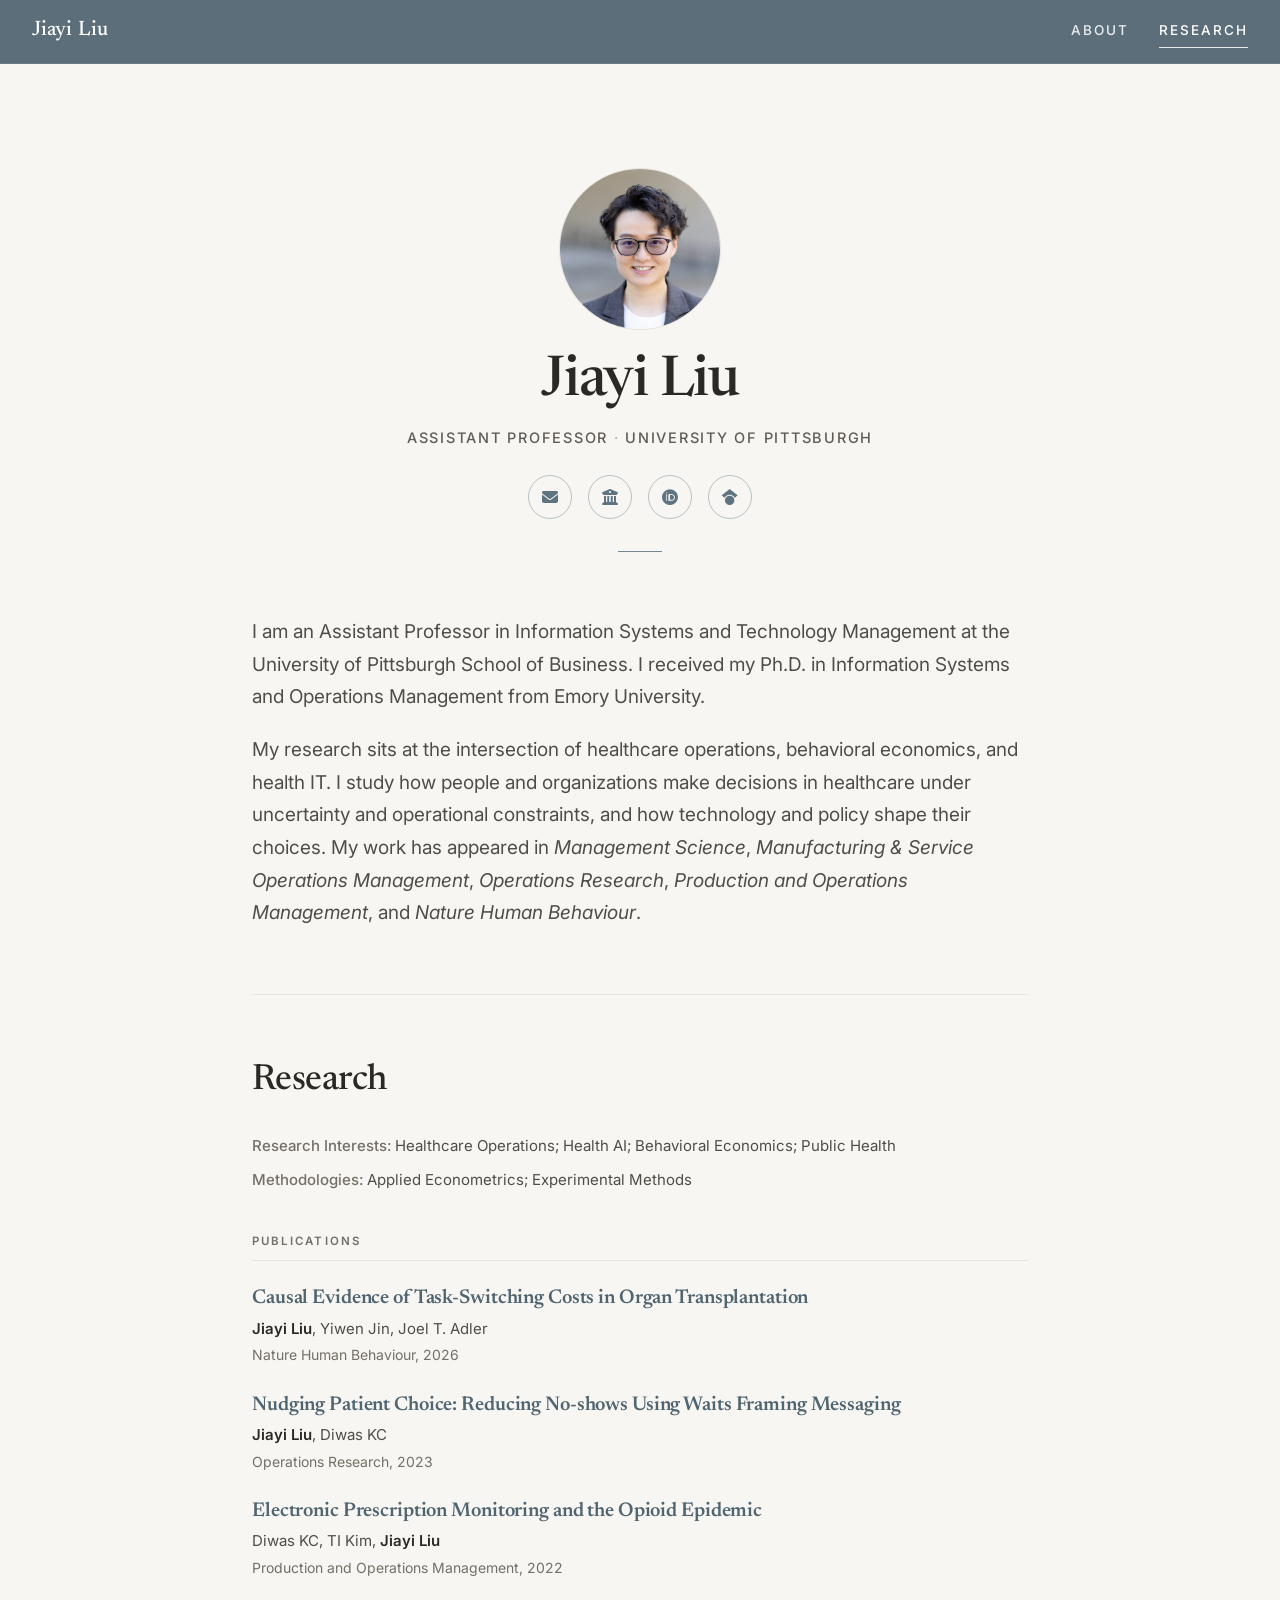
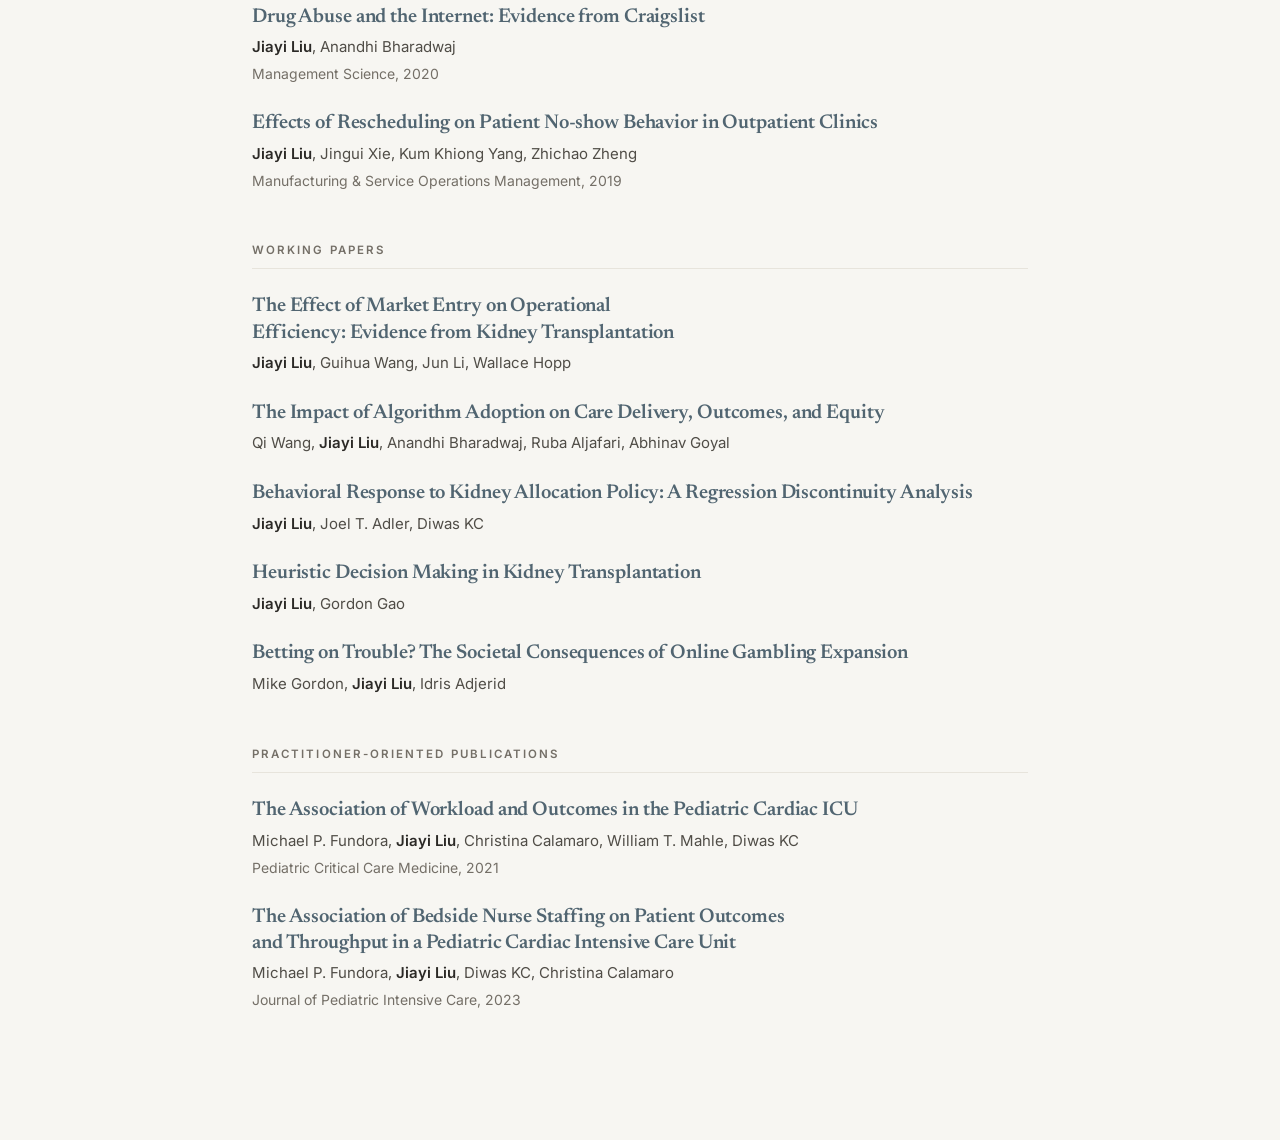
<file: index.html>
<!DOCTYPE html>
<html lang="en">
<head>
<meta charset="utf-8">
<meta name="viewport" content="width=device-width, initial-scale=1">
<title>Jiayi Liu</title>
<link rel="icon" type="image/svg+xml" href="favicon.svg">
<link rel="icon" type="image/png" href="favicon.png">
<link rel="apple-touch-icon" href="favicon.png">
<link rel="preconnect" href="https://fonts.googleapis.com">
<link rel="preconnect" href="https://fonts.gstatic.com" crossorigin>
<link href="https://fonts.googleapis.com/css2?family=Newsreader:opsz,wght@6..72,400;6..72,500;6..72,600&family=Inter:wght@400;500;600&display=swap" rel="stylesheet">
<link rel="stylesheet" href="https://cdnjs.cloudflare.com/ajax/libs/font-awesome/6.5.1/css/all.min.css">
<link rel="stylesheet" href="style-refined.css">
</head>
<body>

<!-- 2026-09-01: research.html merged in as #research. The nav is anchors now, not
     page loads; research.html is kept as a redirect so links that already point at
     it (CVs, the Pitt profile, old email) still land in the right place. -->
<header class="topbar">
  <a href="#top" class="brand">Jiayi Liu</a>
  <nav>
    <a href="#about" class="active">About</a>
    <a href="#research">Research</a>
  </nav>
</header>

<section class="hero" id="top">
  <div class="avatar"><img src="photo/avatar-2026-source.jpg?v=2" alt="Jiayi Liu"></div>
  <h1>Jiayi Liu</h1>
  <p class="role"><span class="role-part">Assistant Professor</span><span class="role-dot"> &middot; </span><span class="role-part">University of Pittsburgh</span></p>
  <div class="socials">
    <a href="mailto:jil880@pitt.edu" title="Email"><i class="fa-solid fa-envelope"></i></a>
    <a href="https://www.business.pitt.edu/professors/jiayi-liu/" title="Pitt Business faculty page"><i class="fa-solid fa-building-columns"></i></a>
    <a href="https://orcid.org/0000-0001-5466-7618" title="ORCID"><i class="fa-brands fa-orcid"></i></a>
    <a href="https://scholar.google.com/citations?user=8Mc5ayIAAAAJ" title="Google Scholar"><i class="fa-brands fa-google-scholar"></i></a>
  </div>
</section>

<main>

  <section id="about">
    <p>I am an Assistant Professor in Information Systems and Technology Management at the
    University of Pittsburgh School of Business. I received my Ph.D. in Information
    Systems and Operations Management from Emory University.</p>

    <p>My research sits at the intersection of healthcare operations, behavioral economics, and
    health IT. I study how people and organizations make decisions in healthcare under
    uncertainty and operational constraints, and how technology and policy shape their choices.
    My work has appeared in <em>Management Science</em>,
    <em>Manufacturing &amp; Service Operations Management</em>, <em>Operations Research</em>,
    <em>Production and Operations Management</em>, and <em>Nature Human Behaviour</em>.</p>
  </section>

  <section id="research">
    <h2 class="page-title">Research</h2>

    <ul class="facts">
      <li><strong>Research Interests:</strong> Healthcare&nbsp;Operations; Health&nbsp;AI; Behavioral&nbsp;Economics; Public&nbsp;Health</li>
      <li><strong>Methodologies:</strong> Applied&nbsp;Econometrics; Experimental&nbsp;Methods</li>
    </ul>

    <div class="sec-label">Publications</div>

    <div class="pub">
      <a class="title" href="https://doi.org/10.1038/s41562-026-02459-8" target="_blank" rel="noopener">Causal Evidence of Task-Switching Costs in Organ Transplantation</a>
      <p class="authors"><span class="me">Jiayi Liu</span>, Yiwen Jin, Joel T. Adler</p>
      <p class="venue">Nature Human Behaviour, 2026</p>
    </div>

    <div class="pub">
      <a class="title" href="https://doi.org/10.1287/opre.2023.2444" target="_blank" rel="noopener">Nudging Patient Choice: Reducing No-shows Using Waits Framing Messaging</a>
      <p class="authors"><span class="me">Jiayi Liu</span>, Diwas KC</p>
      <p class="venue">Operations Research, 2023</p>
    </div>

    <div class="pub">
      <a class="title" href="https://doi.org/10.1111/poms.13802" target="_blank" rel="noopener">Electronic Prescription Monitoring and the Opioid Epidemic</a>
      <p class="authors">Diwas KC, TI Kim, <span class="me">Jiayi Liu</span></p>
      <p class="venue">Production and Operations Management, 2022</p>
    </div>

    <div class="pub">
      <a class="title" href="https://doi.org/10.1287/mnsc.2019.3479" target="_blank" rel="noopener">Drug Abuse and the Internet: Evidence from Craigslist</a>
      <p class="authors"><span class="me">Jiayi Liu</span>, Anandhi Bharadwaj</p>
      <p class="venue">Management Science, 2020</p>
    </div>

    <div class="pub">
      <a class="title" href="https://doi.org/10.1287/msom.2018.0724" target="_blank" rel="noopener">Effects of Rescheduling on Patient No-show Behavior in Outpatient Clinics</a>
      <p class="authors"><span class="me">Jiayi Liu</span>, Jingui Xie, Kum Khiong Yang, Zhichao Zheng</p>
      <p class="venue">Manufacturing &amp; Service Operations Management, 2019</p>
    </div>

    <div class="sec-label">Working Papers</div>

    <div class="pub">
      <a class="title" href="#">The Effect of Market Entry on Operational Efficiency: Evidence from Kidney Transplantation</a>
      <p class="authors"><span class="me">Jiayi Liu</span>, Guihua Wang, Jun Li, Wallace Hopp</p>
    </div>

    <div class="pub">
      <a class="title" href="#">The Impact of Algorithm Adoption on Care Delivery, Outcomes, and Equity</a>
      <p class="authors">Qi Wang, <span class="me">Jiayi Liu</span>, Anandhi Bharadwaj, Ruba Aljafari, Abhinav Goyal</p>
    </div>

    <div class="pub">
      <a class="title" href="#">Behavioral Response to Kidney Allocation Policy: A Regression Discontinuity Analysis</a>
      <p class="authors"><span class="me">Jiayi Liu</span>, Joel T. Adler, Diwas KC</p>
    </div>

    <div class="pub">
      <a class="title" href="#">Heuristic Decision Making in Kidney Transplantation</a>
      <p class="authors"><span class="me">Jiayi Liu</span>, Gordon Gao</p>
    </div>

    <div class="pub">
      <a class="title" href="#">Betting on Trouble? The Societal Consequences of Online Gambling Expansion</a>
      <p class="authors">Mike Gordon, <span class="me">Jiayi Liu</span>, Idris Adjerid</p>
    </div>

    <div class="sec-label">Practitioner-Oriented Publications</div>

    <div class="pub">
      <a class="title" href="https://doi.org/10.1097/PCC.0000000000002740" target="_blank" rel="noopener">The Association of Workload and Outcomes in the Pediatric Cardiac ICU</a>
      <p class="authors">Michael P. Fundora, <span class="me">Jiayi Liu</span>, Christina Calamaro, William T. Mahle, Diwas KC</p>
      <p class="venue">Pediatric Critical Care Medicine, 2021</p>
    </div>

    <div class="pub">
      <a class="title" href="https://doi.org/10.1055/s-0043-1769118" target="_blank" rel="noopener">The Association of Bedside Nurse Staffing on Patient Outcomes and Throughput in a Pediatric Cardiac Intensive Care Unit</a>
      <p class="authors">Michael P. Fundora, <span class="me">Jiayi Liu</span>, Diwas KC, Christina Calamaro</p>
      <p class="venue">Journal of Pediatric Intensive Care, 2023</p>
    </div>

  </section>

</main>

<script>
/* Scroll-spy: mark whichever nav link matches the section currently under the bar.
   IntersectionObserver with a top inset of 72px (the 64px bar plus a little), so the
   highlight flips when a section reaches the bar rather than when it merely enters
   the viewport. No library, no scroll listener. */
(function () {
  var links = {};
  document.querySelectorAll('.topbar nav a[href^="#"]').forEach(function (a) {
    links[a.getAttribute('href').slice(1)] = a;
  });
  var sections = Object.keys(links)
    .map(function (id) { return document.getElementById(id); })
    .filter(Boolean);
  if (!sections.length || !('IntersectionObserver' in window)) return;

  var visible = {};
  var io = new IntersectionObserver(function (entries) {
    entries.forEach(function (e) { visible[e.target.id] = e.isIntersecting; });
    var current = sections.map(function (s) { return s.id; })
                          .filter(function (id) { return visible[id]; })[0];
    if (!current) return;
    Object.keys(links).forEach(function (id) {
      links[id].classList.toggle('active', id === current);
    });
  }, { rootMargin: '-72px 0px -55% 0px', threshold: 0 });

  sections.forEach(function (s) { io.observe(s); });
})();
</script>

</body>
</html>
</file>
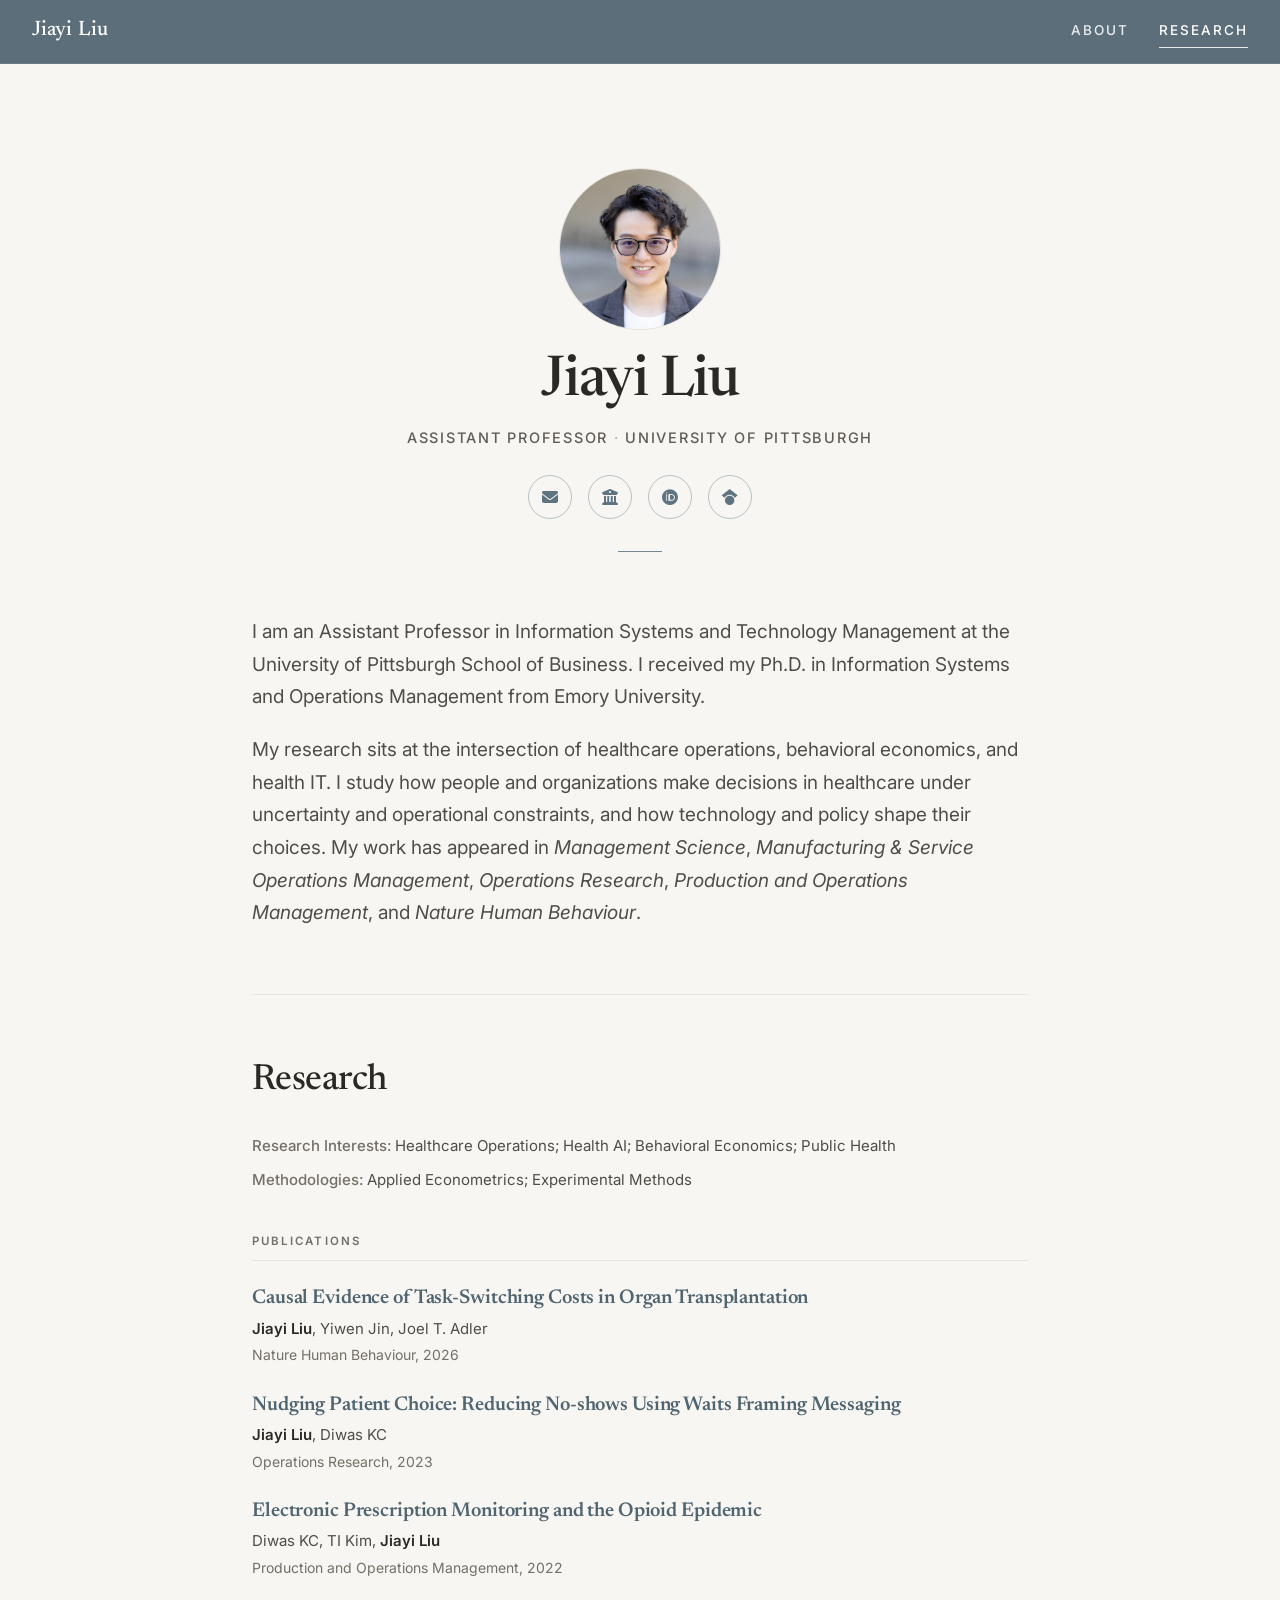
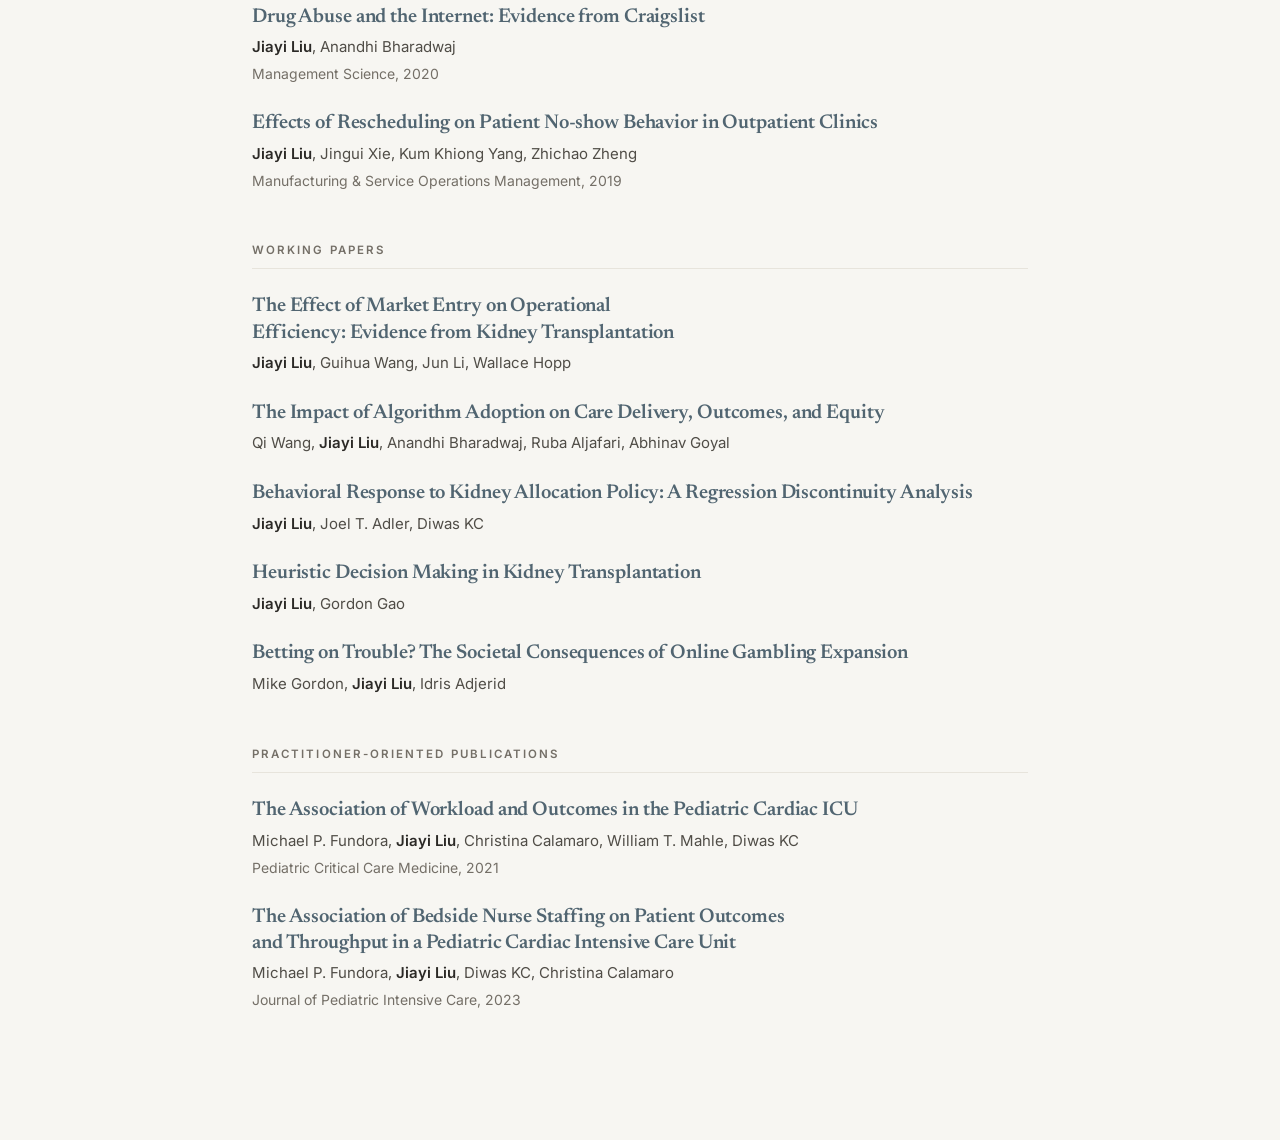
<file: research.html>
<!DOCTYPE html>
<html lang="en">
<head>
<meta charset="utf-8">
<!-- 2026-09-01: the site became a single page; Research now lives at index.html#research.
     This file is kept ONLY as a redirect, because the old URL is already in circulation
     (CVs, the Pitt faculty profile, sent email). Deleting it would break those links. -->
<meta http-equiv="refresh" content="0; url=index.html#research">
<link rel="canonical" href="index.html">
<title>Jiayi Liu — Research</title>
<script>location.replace("index.html#research");</script>
</head>
<body>
<p>Redirecting to <a href="index.html#research">jiayi-liu23.github.io/#research</a>&hellip;</p>
</body>
</html>
</file>
<file: style-refined.css>
:root{
  --bg:#f7f6f2;          /* warm off-white */
  --slate:#5e7480;       /* refined slate accent */
  --slate-deep:#516571;
  /* Ink warmed to match the paper (2026-08-26). Ground was 44-48deg warm while the
     whole ink ramp sat at 212-216deg cool — a ~170deg split between the two things
     touching on every line, which is what made it read screen-default rather than
     printed. Same lightness, so contrast holds. --muted is nudged darker than a
     naive hue-rotation (#78746b would drop to 4.31 and fail AA on .venue at 14px). */
  --ink:#2b2926;
  --body:#504d47;
  --body-strong:#615d56; /* role / subhead ink */
  --muted:#746f67;       /* soft gray — WCAG AA (4.6:1) on --bg */
  --rule:#e7e4dc;
  --serif:"Newsreader",Georgia,"Times New Roman",serif;
  --sans:"Inter",system-ui,-apple-system,"Helvetica Neue",sans-serif;
  --ease:cubic-bezier(.4,0,.2,1);
  --ease-out:cubic-bezier(.22,.61,.36,1);
}
*{box-sizing:border-box;}
html{-webkit-text-size-adjust:100%;scroll-behavior:smooth;}
::selection{background:rgba(94,116,128,.18);}
body{
  margin:0;
  background:var(--bg);
  color:var(--body);
  font-family:var(--sans);
  font-size:18px;
  line-height:1.72;
  -webkit-font-smoothing:antialiased;
  text-rendering:optimizeLegibility;
}

/* ---- Keyboard focus (HIG) ---- */
a:focus-visible{outline:2px solid var(--slate);outline-offset:3px;border-radius:3px;}
.socials a:focus-visible{outline-offset:4px;}
.topbar a:focus-visible{outline-color:rgba(255,255,255,.9);}

/* ---- Slim top bar ---- */
.topbar{
  position:sticky;top:0;z-index:20;
  display:flex;align-items:center;justify-content:space-between;
  /* --slate-deep at .94, not --slate at .82. The old alpha let 18% of the warm
     paper bleed through, compositing to rgb(122,139,149) — which capped nav
     contrast at 3.52:1 even with PURE WHITE text. The bar was the binding
     constraint, not the text, so raising the text opacity could never fix it.
     Now composites to rgb(91,110,121): nav 4.56:1, active 5.33:1 — both AA. */
  background:rgba(81,101,113,.94);
  backdrop-filter:saturate(160%) blur(16px);
  -webkit-backdrop-filter:saturate(160%) blur(16px);
  border-bottom:1px solid rgba(255,255,255,.10);
  padding:0 32px;height:64px;
}
@supports not ((backdrop-filter:blur(1px)) or (-webkit-backdrop-filter:blur(1px))){
  .topbar{background:var(--slate-deep);}  /* keep the fallback compliant too */
}
.topbar .brand{
  font-family:var(--serif);
  font-size:21px;font-weight:500;letter-spacing:.005em;
  color:#fff;text-decoration:none;
}
.topbar nav{display:flex;gap:30px;}
.topbar nav a{
  font-size:13px;font-weight:500;letter-spacing:.15em;text-transform:uppercase;
  color:rgba(255,255,255,.88);text-decoration:none;
  padding:4px 0;border-bottom:1px solid transparent;
  transition:color .2s var(--ease),border-color .2s var(--ease);
}
@media (hover:hover){ .topbar nav a:hover{color:#fff;} }
.topbar nav a.active{color:#fff;border-bottom-color:rgba(255,255,255,.85);}

/* ---- Home hero ---- */
.hero{text-align:center;padding:104px 24px 8px;}
.hero .avatar{
  position:relative;
  width:162px;height:162px;border-radius:50%;
  margin:0 auto 24px;overflow:hidden;
  border:1px solid var(--rule);
  background:#eceae4;
}
.hero .avatar img{
  width:100%;height:100%;object-fit:cover;display:block;
}
.hero::after{
  content:"";display:block;width:44px;height:1px;
  background:var(--slate);opacity:.85;margin:32px auto 0;
}
.hero h1{
  font-family:var(--serif);
  font-size:50px;font-weight:500;letter-spacing:-0.022em;text-wrap:balance;
  color:var(--ink);margin:0;line-height:1.0;
}
.hero .role{
  font-size:14.5px;font-weight:500;letter-spacing:.12em;text-transform:uppercase;
  color:var(--body-strong);margin:16px 0 0;
}
.hero .role-dot{color:var(--muted);opacity:.55;}
.socials{display:flex;justify-content:center;gap:16px;margin:24px 0 0;}
.socials a{
  display:inline-flex;align-items:center;justify-content:center;
  width:44px;height:44px;border-radius:50%;
  border:1px solid rgba(94,116,128,0.4);
  color:var(--slate);font-size:16px;text-decoration:none;
  transition:background .25s var(--ease),color .25s var(--ease),border-color .25s var(--ease),transform .25s var(--ease-out);
}
/* Touch devices have no hover, so the browser fakes one: a tapped icon stays
   filled until you tap elsewhere, which reads as a stuck button. Invisible on
   a Mac. The :active below gives the press somewhere to go — until now a click
   produced the lift and never the push. */
@media (hover:hover){ .socials a:hover{background:var(--slate);color:#fff;border-color:var(--slate);transform:translateY(-2px);} }
.socials a:active{background:var(--slate);color:#fff;border-color:var(--slate);transform:translateY(0);transition-duration:.06s;}

/* ---- Content ---- */
main{max-width:780px;margin:0 auto;padding:48px 32px 96px;}
main p{margin:0 0 20px;color:var(--body);text-wrap:pretty;}
main em,main i{font-style:italic;}
.page-title{
  font-family:var(--serif);
  font-size:33px;font-weight:500;letter-spacing:-0.016em;
  color:var(--ink);margin:0 0 24px;
}

.facts{list-style:none;margin:0 0 40px;padding:0;}
.facts li{margin:0 0 8px;color:var(--body);font-size:15px;}
.facts strong{color:var(--muted);font-weight:500;}

.sec-label{
  font-size:11.5px;font-weight:600;letter-spacing:.18em;text-transform:uppercase;
  color:var(--muted);margin:48px 0 24px;padding-bottom:8px;
  border-bottom:1px solid var(--rule);
}

.pub{margin:0 0 24px;}
/* balance (equalise a short run) not pretty (orphan control on a long run) —
   this is a heading, and it was getting the body-copy algorithm. */
.pub .title{
  display:block;font-family:var(--serif);
  font-size:20px;font-weight:600;letter-spacing:-0.006em;color:var(--ink);line-height:1.32;margin:0 0 4px;text-wrap:balance;
}
.pub a.title{color:var(--slate-deep);text-decoration:none;transition:color .2s var(--ease);}
@media (hover:hover){ .pub a.title:hover{color:var(--ink);text-decoration:underline;text-decoration-thickness:1px;text-underline-offset:2px;} }
.pub .authors{color:var(--body);font-size:15px;margin:0 0 2px;}
.pub .authors .me{font-weight:600;color:var(--ink);}
/* No font-variant-numeric here: Google's subset of Newsreader ships no `onum`,
   so the oldstyle-figures declaration that used to sit on this line did nothing. */
.pub .venue{color:var(--muted);font-size:14px;margin-top:1px;}

/* ---- Large screens ----------------------------------------------------
   At 18px in a 780px column the measure measures ~80 characters (NOT 72 — an
   earlier version of this comment said 72 and was simply wrong; don't reason
   from that number). 66-75 is the optimum, so this is already a touch long. Widening ALONE would push it past 85 and make the eye
   lose its place on the return sweep. So scale type and column together: the
   measure stays put, and the page stops looking marooned on a big monitor. */
@media (min-width:1200px){
  body{font-size:19px;}
  main{max-width:840px;padding:56px 32px 104px;}
  .hero h1{font-size:56px;}
  .page-title{font-size:36px;}
  .topbar nav a{font-size:13.5px;}
}

/* Leading scales INVERSELY with measure: 1.72 was tuned for ~80 characters; at
   390px the column is ~38 characters, where that leading makes paragraphs read as
   loose disconnected strips instead of prose. */
@media (max-width:560px){
  body{line-height:1.58;}
  main{padding:40px 20px 76px;}
  main p{margin:0 0 18px;}
  .topbar{padding:0 20px;height:56px;}
  .topbar .brand{font-size:18px;}
  .topbar nav{gap:18px;}
  .hero{padding:48px 20px 6px;}
  .hero h1{font-size:40px;}
  .hero .role{font-size:12.5px;letter-spacing:.08em;
    display:flex;flex-direction:column;align-items:center;gap:2px;}
  .hero .role-dot{display:none;}
}
@media (prefers-reduced-motion:reduce){*{transition:none!important;scroll-behavior:auto!important;}}

/* ---- Single-page anchor navigation (2026-09-01) ----
   research.html was folded into index.html as #research. Three things this needs:
   1. smooth scrolling, so a nav click reads as movement down one page rather than
      a page load — which is the whole point of the change;
   2. scroll-margin-top on the targets, or the 64px sticky bar lands on top of the
      heading it just scrolled to;
   3. a rule above the Research section, so the two halves of the page separate
      without needing a second heading weight.
   prefers-reduced-motion is honoured: smooth scrolling is vestibular, not decorative. */
html{scroll-behavior:smooth;}
@media (prefers-reduced-motion:reduce){ html{scroll-behavior:auto;} }

main > section{scroll-margin-top:88px;}
#top{scroll-margin-top:0;}

#research{
  margin-top:64px;padding-top:56px;
  border-top:1px solid var(--rule);
}
/* .page-title inside a section is a section heading, not a page heading — it sits
   closer to what follows than a standalone page title would. */
#research .page-title{margin-bottom:20px;}
/* The first .sec-label after the facts list already carries 48px of top margin;
   without this it stacks with the section padding and opens a hole. */
#research .sec-label:first-of-type{margin-top:40px;}

@media (max-width:560px){
  main > section{scroll-margin-top:76px;}
  #research{margin-top:48px;padding-top:40px;}
}
</file>
